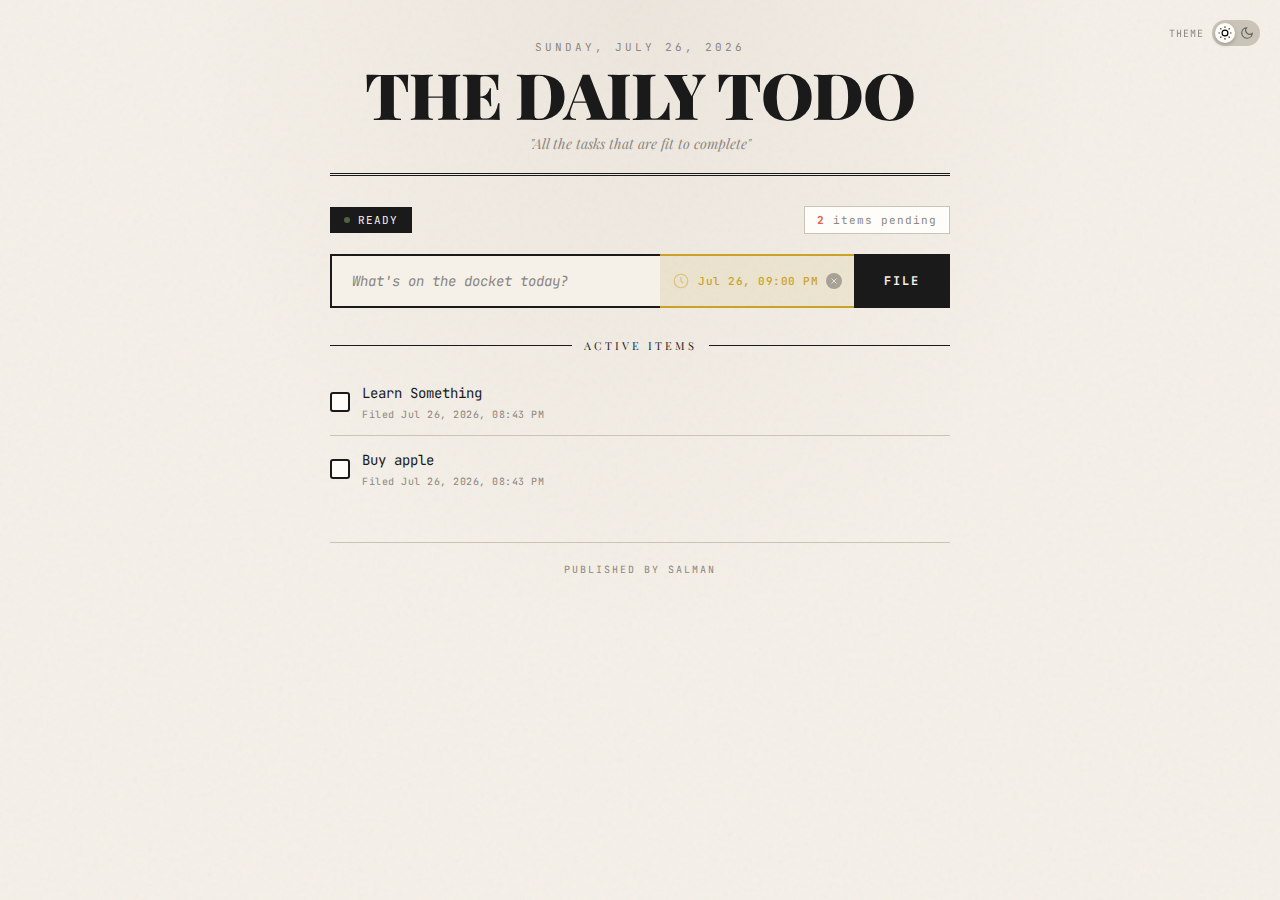
<file: my-projects/daily-todo/index.html>
<!DOCTYPE html>
<html lang="en">
  <head>
    <meta charset="UTF-8" />
    <meta name="viewport" content="width=device-width, initial-scale=1.0" />
    <title>THE DAILY TODO</title>
    <link rel="preconnect" href="https://fonts.googleapis.com" />
    <link rel="preconnect" href="https://fonts.gstatic.com" crossorigin />
    <link
      href="https://fonts.googleapis.com/css2?family=Playfair+Display:ital,wght@0,400;0,700;0,900;1,400&family=JetBrains+Mono:wght@400;500;700&display=swap"
      rel="stylesheet"
    />
    <style>
      :root {
        /* Light theme (default) */
        --ink: #1a1a1a;
        --ink-light: #3a3a3a;
        --paper: #f5f0e8;
        --paper-bright: #fffdf9;
        --paper-dark: #e8e0d0;
        --coral: #e85d4c;
        --coral-dark: #c94a3a;
        --coral-glow: rgba(232, 93, 76, 0.12);
        --sage: #4a6741;
        --sage-light: #5a7a51;
        --muted: #8b8680;
        --rule: #c9c3b8;
        --gold: #c9a227;
        --accent: #8b7355;
      }

      [data-theme="dark"] {
        /* Dark book theme */
        --ink: #e8e4dc;
        --ink-light: #b8b4ac;
        --paper: #1a1915;
        --paper-bright: #252420;
        --paper-dark: #121210;
        --coral: #e85d4c;
        --coral-dark: #c94a3a;
        --coral-glow: rgba(232, 93, 76, 0.15);
        --sage: #6b9960;
        --sage-light: #7fb572;
        --muted: #6b675f;
        --rule: #3a3630;
        --gold: #d4a824;
        --accent: #8b7355;
      }

      /* Theme toggle switch */
      .theme-toggle {
        position: fixed;
        top: 20px;
        right: 20px;
        z-index: 100;
        display: flex;
        align-items: center;
        gap: 8px;
        animation: fadeSlideIn 0.6s ease-out 0.3s backwards;
      }

      .theme-toggle-label {
        font-size: 10px;
        text-transform: uppercase;
        letter-spacing: 1px;
        color: var(--muted);
      }

      .theme-switch {
        position: relative;
        width: 48px;
        height: 26px;
        background: var(--rule);
        border-radius: 13px;
        cursor: pointer;
        transition: all 0.3s cubic-bezier(0.4, 0, 0.2, 1);
        border: none;
        padding: 0;
      }

      .theme-switch::before {
        content: "";
        position: absolute;
        top: 3px;
        left: 3px;
        width: 20px;
        height: 20px;
        background: var(--paper-bright);
        border-radius: 50%;
        transition: all 0.3s cubic-bezier(0.4, 0, 0.2, 1);
        box-shadow: 0 2px 4px rgba(0, 0, 0, 0.2);
      }

      .theme-switch.dark {
        background: var(--gold);
      }

      .theme-switch.dark::before {
        transform: translateX(22px);
      }

      .theme-switch-icon {
        position: absolute;
        top: 50%;
        transform: translateY(-50%);
        width: 14px;
        height: 14px;
        transition: all 0.3s ease;
      }

      .theme-switch-icon.sun {
        left: 6px;
        opacity: 1;
      }

      .theme-switch-icon.moon {
        right: 6px;
        opacity: 0.5;
      }

      .theme-switch.dark .sun {
        opacity: 0.5;
      }

      .theme-switch.dark .moon {
        opacity: 1;
      }

      @keyframes fadeSlideIn {
        from {
          opacity: 0;
          transform: translateY(20px);
        }
        to {
          opacity: 1;
          transform: translateY(0);
        }
      }

      @keyframes fadeSlideOut {
        from {
          opacity: 1;
          transform: translateX(0) scale(1);
        }
        to {
          opacity: 0;
          transform: translateX(30px) scale(0.95);
        }
      }

      @keyframes popIn {
        0% {
          opacity: 0;
          transform: scale(0.8);
        }
        70% {
          transform: scale(1.05);
        }
        100% {
          opacity: 1;
          transform: scale(1);
        }
      }

      @keyframes checkmark {
        0% {
          stroke-dashoffset: 24;
        }
        100% {
          stroke-dashoffset: 0;
        }
      }

      @keyframes pulse {
        0%,
        100% {
          transform: scale(1);
        }
        50% {
          transform: scale(1.05);
        }
      }

      @keyframes shimmer {
        0% {
          background-position: -200% 0;
        }
        100% {
          background-position: 200% 0;
        }
      }

      @keyframes blink {
        50% {
          opacity: 0;
        }
      }

      @keyframes stampIn {
        0% {
          transform: scale(2) rotate(-15deg);
          opacity: 0;
        }
        60% {
          transform: scale(0.9) rotate(3deg);
          opacity: 1;
        }
        100% {
          transform: scale(1) rotate(0deg);
          opacity: 1;
        }
      }

      @keyframes shake {
        0%,
        100% {
          transform: translateX(0);
        }
        20% {
          transform: translateX(-4px);
        }
        40% {
          transform: translateX(4px);
        }
        60% {
          transform: translateX(-4px);
        }
        80% {
          transform: translateX(4px);
        }
      }

      * {
        margin: 0;
        padding: 0;
        box-sizing: border-box;
      }

      body {
        font-family: "JetBrains Mono", monospace;
        background: var(--paper);
        /* Dark leather book texture */
        background-image: radial-gradient(
            ellipse at 50% 0%,
            rgba(139, 115, 85, 0.08) 0%,
            transparent 50%
          ),
          url("data:image/svg+xml,%3Csvg viewBox='0 0 200 200' xmlns='http://www.w3.org/2000/svg'%3E%3Cfilter id='noise'%3E%3CfeTurbulence type='fractalNoise' baseFrequency='0.9' numOctaves='4' stitchTiles='stitch'/%3E%3C/filter%3E%3Crect width='100%' height='100%' filter='url(%23noise)' opacity='0.06'/%3E%3C/svg%3E");
        min-height: 100vh;
        padding: 40px 20px;
        color: var(--ink);
        position: relative;
      }

      /* Middle line removed for cleaner UI */

      .container {
        max-width: 620px;
        margin: 0 auto;
        animation: fadeSlideIn 0.8s ease-out;
      }

      .masthead {
        text-align: center;
        border-bottom: 3px double var(--ink);
        padding-bottom: 20px;
        margin-bottom: 30px;
        animation: fadeSlideIn 0.6s ease-out;
      }

      .date-line {
        font-size: 11px;
        letter-spacing: 3px;
        text-transform: uppercase;
        color: var(--muted);
        margin-bottom: 8px;
      }

      h1 {
        font-family: "Playfair Display", Georgia, serif;
        font-size: clamp(2.5rem, 8vw, 4rem);
        font-weight: 900;
        letter-spacing: -1px;
        line-height: 1;
        margin-bottom: 8px;
        cursor: default;
        transition: letter-spacing 0.3s ease;
      }

      h1:hover {
        letter-spacing: 2px;
      }

      .tagline {
        font-family: "Playfair Display", Georgia, serif;
        font-style: italic;
        font-size: 14px;
        color: var(--muted);
      }

      .toolbar {
        display: flex;
        align-items: center;
        justify-content: space-between;
        margin-bottom: 20px;
        animation: fadeSlideIn 0.7s ease-out 0.1s backwards;
      }

      .status-bar {
        display: inline-flex;
        align-items: center;
        gap: 8px;
        background: var(--ink);
        color: var(--paper);
        padding: 6px 14px;
        font-size: 11px;
        letter-spacing: 1px;
        text-transform: uppercase;
      }

      .status-dot {
        width: 6px;
        height: 6px;
        border-radius: 50%;
        background: var(--coral);
        animation: blink 1s step-end infinite;
      }

      .status-bar.connected .status-dot {
        background: var(--sage);
        animation: none;
      }

      .todo-count {
        font-size: 11px;
        letter-spacing: 1px;
        color: var(--muted);
        padding: 6px 12px;
        border: 1px solid var(--rule);
        background: var(--paper-bright);
      }

      .todo-count strong {
        color: var(--coral);
        font-weight: 700;
      }

      .error {
        background: var(--coral);
        color: var(--paper);
        padding: 12px 16px;
        font-size: 12px;
        margin-bottom: 20px;
        border-left: 4px solid var(--ink);
        animation: stampIn 0.4s ease-out;
        display: flex;
        align-items: center;
        justify-content: space-between;
      }

      .error-close {
        background: none;
        border: none;
        color: var(--paper);
        cursor: pointer;
        font-size: 18px;
        padding: 0 4px;
        opacity: 0.7;
        transition: opacity 0.2s;
      }

      .error-close:hover {
        opacity: 1;
      }

      .add-form {
        display: flex;
        gap: 0;
        margin-bottom: 30px;
        animation: fadeSlideIn 0.8s ease-out 0.2s backwards;
        position: relative;
      }

      #todoInput {
        flex: 1;
        padding: 16px 20px;
        font-family: "JetBrains Mono", monospace;
        font-size: 14px;
        border: 2px solid var(--ink);
        border-right: none;
        background: var(--paper);
        color: var(--ink);
        transition: all 0.2s;
      }

      #todoInput::placeholder {
        color: var(--muted);
        font-style: italic;
      }

      #todoInput:focus {
        outline: none;
        background: var(--paper-bright);
        box-shadow: inset 0 2px 8px rgba(0, 0, 0, 0.04);
      }

      .reminder-wrapper {
        display: flex;
        align-items: center;
        background: var(--paper-bright);
        border: 2px solid var(--rule);
        border-left: none;
        border-right: none;
        padding: 0 12px;
        gap: 8px;
        transition: all 0.3s cubic-bezier(0.4, 0, 0.2, 1);
        position: relative;
        min-width: 50px;
      }

      .reminder-wrapper:focus-within {
        background: var(--paper-bright);
        border-color: var(--gold);
      }

      .reminder-wrapper.has-value {
        background: rgba(201, 162, 39, 0.1);
        border-color: var(--gold);
      }

      .reminder-icon {
        cursor: pointer;
        opacity: 0.5;
        transition: all 0.3s ease;
        user-select: none;
        display: flex;
        align-items: center;
        justify-content: center;
      }

      .reminder-icon svg {
        width: 18px;
        height: 18px;
        stroke: var(--muted);
        fill: none;
        stroke-width: 1.5;
        transition: all 0.3s ease;
      }

      .reminder-wrapper:hover .reminder-icon svg,
      .reminder-wrapper.has-value .reminder-icon svg {
        stroke: var(--gold);
        opacity: 1;
      }

      .reminder-input {
        padding: 16px 0;
        font-family: "JetBrains Mono", monospace;
        font-size: 11px;
        border: none;
        background: transparent;
        color: var(--ink);
        cursor: pointer;
        width: 0;
        opacity: 0;
        position: absolute;
        pointer-events: none;
      }

      .reminder-wrapper.has-value .reminder-input {
        pointer-events: auto;
      }

      .reminder-input:focus {
        outline: none;
      }

      .reminder-input::-webkit-calendar-picker-indicator {
        display: none;
      }

      .reminder-preview {
        font-family: "JetBrains Mono", monospace;
        font-size: 11px;
        font-weight: 500;
        color: var(--gold);
        white-space: nowrap;
        letter-spacing: 0.5px;
      }

      .reminder-clear {
        background: var(--muted);
        color: var(--paper);
        border: none;
        border-radius: 50%;
        width: 16px;
        height: 16px;
        font-size: 10px;
        cursor: pointer;
        display: flex;
        align-items: center;
        justify-content: center;
        transition: all 0.2s cubic-bezier(0.4, 0, 0.2, 1);
        flex-shrink: 0;
        opacity: 0.7;
      }

      .reminder-clear:hover {
        background: var(--coral);
        opacity: 1;
        transform: scale(1.1);
      }

      .reminder-badge {
        display: inline-flex;
        align-items: center;
        gap: 5px;
        background: linear-gradient(135deg, var(--gold), #d4a824);
        color: var(--paper);
        font-size: 10px;
        font-weight: 700;
        letter-spacing: 0.5px;
        padding: 4px 10px;
        border-radius: 12px;
        margin-left: 10px;
        box-shadow: 0 2px 6px rgba(201, 162, 39, 0.3);
        transition: all 0.2s;
      }

      .reminder-badge:hover {
        transform: translateY(-1px);
        box-shadow: 0 3px 8px rgba(201, 162, 39, 0.4);
      }

      .reminder-badge.past {
        background: linear-gradient(135deg, var(--coral), var(--coral-dark));
        box-shadow: 0 2px 6px rgba(232, 93, 76, 0.3);
        text-decoration: line-through;
        opacity: 0.8;
      }

      .reminder-badge.soon {
        background: linear-gradient(135deg, var(--sage), var(--sage-light));
        box-shadow: 0 2px 6px rgba(74, 103, 65, 0.3);
        animation: pulse 1.5s ease-in-out infinite;
      }

      /* Pin button styles */
      .pin-btn {
        background: transparent;
        border: 1px solid transparent;
        cursor: pointer;
        padding: 6px;
        border-radius: 4px;
        transition: all 0.2s cubic-bezier(0.4, 0, 0.2, 1);
        display: flex;
        align-items: center;
        justify-content: center;
      }

      .pin-btn:hover {
        background: rgba(201, 162, 39, 0.1);
        border-color: var(--gold);
      }

      .pin-btn svg {
        width: 16px;
        height: 16px;
        stroke: var(--muted);
        fill: none;
        stroke-width: 2;
        transition: all 0.2s cubic-bezier(0.4, 0, 0.2, 1);
        transform: rotate(45deg);
      }

      .pin-btn:hover svg {
        stroke: var(--gold);
      }

      .pin-btn.pinned svg {
        stroke: var(--gold);
        fill: var(--gold);
      }

      .todo-item.pinned {
        background: rgba(201, 162, 39, 0.06);
        border-left: 3px solid var(--gold);
        padding-left: 12px;
        margin-left: -15px;
        border-radius: 0 4px 4px 0;
      }

      /* Improved delete button */
      .delete-btn {
        background: transparent;
        border: 1px solid transparent;
        border-radius: 4px;
        cursor: pointer;
        padding: 6px;
        transition: all 0.2s cubic-bezier(0.4, 0, 0.2, 1);
        display: flex;
        align-items: center;
        justify-content: center;
      }

      .delete-btn:hover {
        background: rgba(232, 93, 76, 0.1);
        border-color: var(--coral);
      }

      .delete-btn svg {
        width: 16px;
        height: 16px;
        stroke: var(--muted);
        fill: none;
        stroke-width: 2;
        transition: all 0.2s cubic-bezier(0.4, 0, 0.2, 1);
      }

      .delete-btn:hover svg {
        stroke: var(--coral);
      }

      .add-btn {
        padding: 16px 28px;
        font-family: "JetBrains Mono", monospace;
        font-size: 12px;
        font-weight: 700;
        letter-spacing: 2px;
        text-transform: uppercase;
        background: var(--ink);
        color: var(--paper);
        border: 2px solid var(--ink);
        cursor: pointer;
        transition: all 0.2s cubic-bezier(0.4, 0, 0.2, 1);
        position: relative;
        overflow: hidden;
        display: flex;
        align-items: center;
        justify-content: center;
      }

      .add-btn::before {
        content: "";
        position: absolute;
        inset: 0;
        background: var(--gold);
        transform: scaleX(0);
        transform-origin: left;
        transition: transform 0.3s cubic-bezier(0.4, 0, 0.2, 1);
      }

      .add-btn span {
        position: relative;
        z-index: 1;
      }

      .add-btn:hover {
        transform: translateY(-2px);
        box-shadow: 0 4px 12px rgba(0, 0, 0, 0.15);
      }

      .add-btn:hover::before {
        transform: scaleX(1);
      }

      .add-btn:active {
        transform: translateY(0);
      }

      .add-btn.loading {
        pointer-events: none;
      }

      .add-btn.loading span {
        opacity: 0.5;
      }

      .keyboard-hint {
        position: absolute;
        right: -60px;
        top: 50%;
        transform: translateY(-50%);
        font-size: 10px;
        color: var(--muted);
        opacity: 0;
        transition: opacity 0.2s;
        white-space: nowrap;
      }

      .add-form:focus-within .keyboard-hint {
        opacity: 1;
      }

      .section-header {
        display: flex;
        align-items: center;
        gap: 12px;
        margin-bottom: 16px;
        animation: fadeSlideIn 0.8s ease-out 0.3s backwards;
      }

      .section-header::before,
      .section-header::after {
        content: "";
        flex: 1;
        height: 1px;
        background: var(--ink);
      }

      .section-title {
        font-family: "Playfair Display", Georgia, serif;
        font-size: 11px;
        letter-spacing: 3px;
        text-transform: uppercase;
      }

      .todo-list {
        background: transparent;
        animation: fadeSlideIn 0.8s ease-out 0.4s backwards;
        min-height: 100px;
      }

      .todo-item {
        display: flex;
        align-items: center;
        padding: 14px 0;
        transition: all 0.25s ease;
        animation: fadeSlideIn 0.4s ease-out backwards;
        position: relative;
        gap: 12px;
      }

      .todo-item:not(:last-child) {
        border-bottom: 1px solid var(--rule);
      }

      .todo-item.removing {
        animation: fadeSlideOut 0.3s ease forwards;
      }

      .todo-item.completed {
        opacity: 0.5;
      }

      .todo-item.completed .todo-text {
        text-decoration: line-through;
        color: var(--muted);
      }

      .todo-checkbox {
        width: 20px;
        height: 20px;
        border: 2px solid var(--ink);
        border-radius: 3px;
        cursor: pointer;
        display: flex;
        align-items: center;
        justify-content: center;
        transition: all 0.2s;
        flex-shrink: 0;
        background: var(--paper-bright);
      }

      .todo-checkbox:hover {
        border-color: var(--sage);
        background: rgba(74, 103, 65, 0.1);
      }

      .todo-checkbox.checked {
        background: var(--sage);
        border-color: var(--sage);
      }

      .todo-checkbox svg {
        width: 12px;
        height: 12px;
        stroke: var(--paper);
        stroke-width: 3;
        fill: none;
        opacity: 0;
        transition: opacity 0.2s;
      }

      .todo-checkbox.checked svg {
        opacity: 1;
      }

      .todo-checkbox.checked svg path {
        stroke-dasharray: 24;
        animation: checkmark 0.3s ease forwards;
      }

      .todo-content {
        flex: 1;
        display: flex;
        flex-direction: column;
        gap: 4px;
        min-width: 0;
      }

      .todo-text {
        font-size: 14px;
        line-height: 1.5;
        color: var(--ink);
        word-break: break-word;
        transition: all 0.2s;
      }

      .todo-meta {
        font-size: 10px;
        color: var(--muted);
        letter-spacing: 0.5px;
      }

      .todo-actions {
        display: flex;
        gap: 4px;
        opacity: 0;
        transition: opacity 0.2s;
      }

      .todo-item:hover .todo-actions {
        opacity: 1;
      }

      .empty-state {
        text-align: center;
        padding: 60px 20px;
        color: var(--muted);
        font-style: italic;
        position: relative;
        animation: fadeSlideIn 0.5s ease-out;
      }

      .empty-state-icon {
        font-size: 48px;
        margin-bottom: 16px;
        opacity: 0.3;
        display: block;
      }

      .empty-state-text {
        margin-bottom: 8px;
      }

      .empty-state-hint {
        font-size: 11px;
        color: var(--rule);
        font-style: normal;
      }

      .loading {
        text-align: center;
        padding: 40px;
        color: var(--muted);
        font-size: 12px;
        letter-spacing: 2px;
        text-transform: uppercase;
      }

      .loading-spinner {
        display: inline-block;
        width: 16px;
        height: 16px;
        border: 2px solid var(--rule);
        border-top-color: var(--ink);
        border-radius: 50%;
        animation: spin 0.8s linear infinite;
        margin-right: 10px;
        vertical-align: middle;
      }

      @keyframes spin {
        to {
          transform: rotate(360deg);
        }
      }

      .footer {
        text-align: center;
        margin-top: 40px;
        padding-top: 20px;
        border-top: 1px solid var(--rule);
        animation: fadeSlideIn 1s ease-out 0.5s backwards;
      }

      .footer-text {
        font-size: 10px;
        letter-spacing: 2px;
        text-transform: uppercase;
        color: var(--muted);
      }

      .edition-badge {
        display: inline-block;
        background: var(--coral);
        color: var(--paper);
        font-size: 9px;
        font-weight: 700;
        letter-spacing: 1px;
        padding: 4px 10px;
        margin-top: 12px;
        transition: transform 0.2s, background 0.2s;
        cursor: default;
      }

      .edition-badge:hover {
        transform: scale(1.05);
        background: var(--coral-dark);
      }

      /* Toast notifications */
      .toast-container {
        position: fixed;
        bottom: 30px;
        right: 30px;
        z-index: 1000;
        display: flex;
        flex-direction: column;
        gap: 10px;
      }

      .toast {
        background: var(--ink);
        color: var(--paper);
        padding: 12px 20px;
        font-size: 12px;
        letter-spacing: 0.5px;
        border-left: 3px solid var(--sage);
        animation: popIn 0.3s ease-out;
        display: flex;
        align-items: center;
        gap: 10px;
        box-shadow: 0 4px 20px rgba(0, 0, 0, 0.2);
      }

      .toast.error {
        border-left-color: var(--coral);
      }

      .toast.removing {
        animation: fadeSlideOut 0.3s ease forwards;
      }

      /* Stagger animations for todo items */
      .todo-item:nth-child(1) {
        animation-delay: 0.05s;
      }
      .todo-item:nth-child(2) {
        animation-delay: 0.1s;
      }
      .todo-item:nth-child(3) {
        animation-delay: 0.15s;
      }
      .todo-item:nth-child(4) {
        animation-delay: 0.2s;
      }
      .todo-item:nth-child(5) {
        animation-delay: 0.25s;
      }
      .todo-item:nth-child(6) {
        animation-delay: 0.3s;
      }
      .todo-item:nth-child(7) {
        animation-delay: 0.35s;
      }
      .todo-item:nth-child(8) {
        animation-delay: 0.4s;
      }

      /* Focus visible for accessibility */
      button:focus-visible,
      input:focus-visible {
        outline: 2px solid var(--coral);
        outline-offset: 2px;
      }

      /* Responsive adjustments */
      @media (max-width: 640px) {
        .keyboard-hint {
          display: none;
        }
        .todo-actions {
          opacity: 1;
        }
        .toolbar {
          flex-direction: column;
          gap: 10px;
          align-items: flex-start;
        }
      }
    </style>
  </head>
  <body>
    <!-- Theme Toggle -->
    <div class="theme-toggle">
      <span class="theme-toggle-label">Theme</span>
      <button
        class="theme-switch"
        id="themeSwitch"
        onclick="toggleTheme()"
        aria-label="Toggle theme"
      >
        <svg
          class="theme-switch-icon sun"
          viewBox="0 0 24 24"
          fill="none"
          stroke="currentColor"
          stroke-width="2"
        >
          <circle cx="12" cy="12" r="5" />
          <path
            d="M12 1v2M12 21v2M4.22 4.22l1.42 1.42M18.36 18.36l1.42 1.42M1 12h2M21 12h2M4.22 19.78l1.42-1.42M18.36 5.64l1.42-1.42"
          />
        </svg>
        <svg
          class="theme-switch-icon moon"
          viewBox="0 0 24 24"
          fill="none"
          stroke="currentColor"
          stroke-width="2"
        >
          <path d="M21 12.79A9 9 0 1111.21 3 7 7 0 0021 12.79z" />
        </svg>
      </button>
    </div>

    <div class="container">
      <header class="masthead">
        <div class="date-line" id="dateDisplay"></div>
        <h1>THE DAILY TODO</h1>
        <p class="tagline">"All the tasks that are fit to complete"</p>
      </header>

      <div class="toolbar">
        <div class="status-bar" id="statusBar">
          <span class="status-dot"></span>
          <span>Connecting...</span>
        </div>
        <div class="todo-count" id="todoCount">
          <strong>0</strong> items pending
        </div>
      </div>

      <div id="errorMessage" class="error" style="display: none">
        <span id="errorText"></span>
        <button class="error-close" onclick="hideError()">×</button>
      </div>

      <form class="add-form" id="addForm" onsubmit="addTodo(event)">
        <input
          type="text"
          id="todoInput"
          placeholder="What's on the docket today?"
          autocomplete="off"
          maxlength="200"
        />
        <div class="reminder-wrapper" id="reminderWrapper">
          <span
            class="reminder-icon"
            onclick="document.getElementById('reminderInput').showPicker()"
            ><svg viewBox="0 0 24 24">
              <circle cx="12" cy="12" r="9" />
              <path d="M12 7v5l3 3" /></svg
          ></span>
          <input
            type="datetime-local"
            id="reminderInput"
            class="reminder-input"
            title="Set reminder time (optional)"
            onchange="updateReminderPreview()"
          />
          <span class="reminder-preview" id="reminderPreview"></span>
          <button
            type="button"
            class="reminder-clear"
            id="reminderClear"
            onclick="clearReminder()"
            style="display: none"
          >
            <svg viewBox="0 0 24 24" width="10" height="10">
              <path
                d="M18 6L6 18M6 6l12 12"
                stroke="currentColor"
                stroke-width="2"
                fill="none"
              />
            </svg>
          </button>
        </div>
        <button type="submit" class="add-btn" id="addBtn">
          <span>File</span>
        </button>
        <span class="keyboard-hint">⏎ Enter</span>
      </form>

      <div class="section-header">
        <span class="section-title">Active Items</span>
      </div>

      <div class="todo-list" id="todoList">
        <div class="loading">
          <span class="loading-spinner"></span>Fetching the latest...
        </div>
      </div>

      <footer class="footer">
        <p class="footer-text">Published by Salman</p>
      </footer>
    </div>

    <div class="toast-container" id="toastContainer"></div>

    <script>
      // Theme toggle
      function initTheme() {
        const savedTheme = localStorage.getItem("theme") || "light";
        document.documentElement.setAttribute("data-theme", savedTheme);
        const themeSwitch = document.getElementById("themeSwitch");
        if (savedTheme === "dark") {
          themeSwitch.classList.add("dark");
        }
      }

      function toggleTheme() {
        const html = document.documentElement;
        const themeSwitch = document.getElementById("themeSwitch");
        const currentTheme = html.getAttribute("data-theme");
        const newTheme = currentTheme === "dark" ? "light" : "dark";

        html.setAttribute("data-theme", newTheme);
        localStorage.setItem("theme", newTheme);

        if (newTheme === "dark") {
          themeSwitch.classList.add("dark");
        } else {
          themeSwitch.classList.remove("dark");
        }
      }

      // Initialize theme immediately
      initTheme();

      // LocalStorage-based storage (no backend needed)
      const STORAGE_KEY = "dailyTodo_todos";

      // Load todos from localStorage
      let todos = JSON.parse(localStorage.getItem(STORAGE_KEY) || "[]");

      // Initialize with default todos if empty
      if (todos.length === 0) {
        todos = [
          {
            id: 1,
            text: "Learn Something",
            completed: false,
            createdAt: new Date().toISOString(),
            reminderTime: null,
          },
          {
            id: 2,
            text: "Buy apple",
            completed: false,
            createdAt: new Date().toISOString(),
            reminderTime: null,
          },
        ];
        localStorage.setItem(STORAGE_KEY, JSON.stringify(todos));
      }

      let nextId = Math.max(...todos.map((t) => t.id), 0) + 1;

      // Save todos to localStorage
      function saveTodos() {
        localStorage.setItem(STORAGE_KEY, JSON.stringify(todos));
      }

      let completedTodos = new Set(
        JSON.parse(localStorage.getItem("completedTodos") || "[]")
      );
      let pinnedTodos = new Set(
        JSON.parse(localStorage.getItem("pinnedTodos") || "[]")
      );

      // Reminder input preview functions
      function updateReminderPreview() {
        const input = document.getElementById("reminderInput");
        const preview = document.getElementById("reminderPreview");
        const clearBtn = document.getElementById("reminderClear");
        const wrapper = document.getElementById("reminderWrapper");

        if (input.value) {
          const date = new Date(input.value);
          const options = {
            month: "short",
            day: "numeric",
            hour: "2-digit",
            minute: "2-digit",
          };
          preview.textContent = date.toLocaleDateString("en-US", options);
          clearBtn.style.display = "flex";
          wrapper.classList.add("has-value");
        } else {
          preview.textContent = "";
          clearBtn.style.display = "none";
          wrapper.classList.remove("has-value");
        }
      }

      // Set default reminder time (1 hour from now)
      function setDefaultReminderTime() {
        const input = document.getElementById("reminderInput");
        const now = new Date();
        now.setHours(now.getHours() + 1);
        now.setMinutes(0, 0, 0); // Round to the hour

        // Format for datetime-local input (YYYY-MM-DDTHH:MM)
        const year = now.getFullYear();
        const month = String(now.getMonth() + 1).padStart(2, "0");
        const day = String(now.getDate()).padStart(2, "0");
        const hours = String(now.getHours()).padStart(2, "0");
        const minutes = String(now.getMinutes()).padStart(2, "0");

        input.value = `${year}-${month}-${day}T${hours}:${minutes}`;
        input.min = new Date().toISOString().slice(0, 16); // Prevent past dates
        updateReminderPreview();
      }

      function clearReminder() {
        const input = document.getElementById("reminderInput");
        input.value = "";
        updateReminderPreview();
      }

      // Set the date display
      function setDateDisplay() {
        const now = new Date();
        const options = {
          weekday: "long",
          year: "numeric",
          month: "long",
          day: "numeric",
        };
        document.getElementById("dateDisplay").textContent = now
          .toLocaleDateString("en-US", options)
          .toUpperCase();
      }
      setDateDisplay();

      // Toast notification system
      function showToast(message, isError = false) {
        const container = document.getElementById("toastContainer");
        const toast = document.createElement("div");
        toast.className = `toast${isError ? " error" : ""}`;
        toast.innerHTML = `<span>${message}</span>`;
        container.appendChild(toast);

        setTimeout(() => {
          toast.classList.add("removing");
          setTimeout(() => toast.remove(), 300);
        }, 3000);
      }

      // Update todo count
      function updateTodoCount() {
        const activeCount = todos.filter(
          (t) => !completedTodos.has(t.id)
        ).length;
        document.getElementById(
          "todoCount"
        ).innerHTML = `<strong>${activeCount}</strong> item${
          activeCount !== 1 ? "s" : ""
        } pending`;
      }

      // Fetch and display all todos (from localStorage)
      async function fetchTodos() {
        try {
          // Load from localStorage
          todos = JSON.parse(localStorage.getItem(STORAGE_KEY) || "[]");

          // Sort by createdAt descending (latest first)
          todos.sort((a, b) => new Date(b.createdAt) - new Date(a.createdAt));

          renderTodos(todos);
          updateStatus("Ready", true);
          updateTodoCount();
          hideError();
        } catch (error) {
          console.error("Error loading todos:", error);
          updateStatus("Error", false);
          showError("Could not load tasks from storage.");
          document.getElementById("todoList").innerHTML =
            '<div class="empty-state"><span class="empty-state-icon">⚡</span><span class="empty-state-text">Storage error</span></div>';
        }
      }

      // Format date for display
      function formatDate(dateString) {
        if (!dateString) return "Date unknown";
        const date = new Date(dateString);
        const options = {
          month: "short",
          day: "numeric",
          year: "numeric",
          hour: "2-digit",
          minute: "2-digit",
        };
        return date.toLocaleDateString("en-US", options);
      }

      // Format reminder time for display
      function formatReminderTime(dateString) {
        if (!dateString) return null;
        const date = new Date(dateString);
        const options = {
          month: "short",
          day: "numeric",
          hour: "2-digit",
          minute: "2-digit",
        };
        return date.toLocaleDateString("en-US", options);
      }

      // Get reminder badge class based on time
      function getReminderBadgeClass(reminderTime) {
        if (!reminderTime) return "";
        const now = new Date();
        const reminder = new Date(reminderTime);
        const diffMs = reminder - now;
        const diffMins = diffMs / (1000 * 60);

        if (diffMs < 0) return "past";
        if (diffMins <= 30) return "soon";
        return "";
      }

      // Render todos to the DOM
      function renderTodos(todosToRender) {
        const todoList = document.getElementById("todoList");

        if (todosToRender.length === 0) {
          todoList.innerHTML = `
            <div class="empty-state">
              <svg class="empty-state-icon" viewBox="0 0 24 24" width="48" height="48" stroke="currentColor" fill="none" stroke-width="1">
                <rect x="3" y="3" width="18" height="18" rx="2"/>
                <path d="M9 12l2 2 4-4"/>
              </svg>
              <span class="empty-state-text">No items on today's agenda</span>
              <span class="empty-state-hint">Type above and press Enter to add one</span>
            </div>`;
          return;
        }

        // Sort: pinned first, then by date
        const sortedTodos = [...todosToRender].sort((a, b) => {
          const aPinned = pinnedTodos.has(a.id);
          const bPinned = pinnedTodos.has(b.id);
          if (aPinned && !bPinned) return -1;
          if (!aPinned && bPinned) return 1;
          return 0;
        });

        todoList.innerHTML = sortedTodos
          .map((todo, index) => {
            const isCompleted = completedTodos.has(todo.id);
            const isPinned = pinnedTodos.has(todo.id);
            const reminderBadge = todo.reminderTime
              ? `<span class="reminder-badge ${getReminderBadgeClass(
                  todo.reminderTime
                )}">${formatReminderTime(todo.reminderTime)}</span>`
              : "";
            return `
              <div class="todo-item${isCompleted ? " completed" : ""}${
              isPinned ? " pinned" : ""
            }" data-id="${todo.id}" data-reminder="${
              todo.reminderTime || ""
            }" style="animation-delay: ${0.05 + index * 0.05}s">
                <div class="todo-checkbox${
                  isCompleted ? " checked" : ""
                }" onclick="toggleComplete(${
              todo.id
            })" role="checkbox" aria-checked="${isCompleted}" tabindex="0">
                  <svg viewBox="0 0 24 24">
                    <path d="M5 12l5 5L19 7"/>
                  </svg>
                </div>
                <div class="todo-content">
                  <span class="todo-text">${escapeHtml(
                    todo.text
                  )}${reminderBadge}</span>
                  <span class="todo-meta">Filed ${formatDate(
                    todo.createdAt
                  )}</span>
                </div>
                <div class="todo-actions">
                  <button class="pin-btn${
                    isPinned ? " pinned" : ""
                  }" onclick="togglePin(${todo.id})" aria-label="${
              isPinned ? "Unpin" : "Pin"
            } task">
                    <svg viewBox="0 0 24 24"><path d="M16 4V9c0 1-1 2-3 3l-1 1v4l-4-4H4l4-4c1-2 2-3 3-3h5z M15 15l4 4" stroke-linecap="round" stroke-linejoin="round"/></svg>
                  </button>
                  <button class="delete-btn" onclick="deleteTodo(${
                    todo.id
                  })" aria-label="Delete task">
                    <svg viewBox="0 0 24 24"><path d="M3 6h18M8 6V4a2 2 0 012-2h4a2 2 0 012 2v2M19 6v14a2 2 0 01-2 2H7a2 2 0 01-2-2V6" stroke-linecap="round"/></svg>
                  </button>
                </div>
              </div>
            `;
          })
          .join("");
      }

      // Toggle pin (local only)
      function togglePin(id) {
        if (pinnedTodos.has(id)) {
          pinnedTodos.delete(id);
          showToast("Task unpinned");
        } else {
          pinnedTodos.add(id);
          showToast("Task pinned");
        }
        localStorage.setItem("pinnedTodos", JSON.stringify([...pinnedTodos]));
        renderTodos(todos);
      }

      // Toggle todo completion (local only)
      function toggleComplete(id) {
        if (completedTodos.has(id)) {
          completedTodos.delete(id);
        } else {
          completedTodos.add(id);
          showToast("Task completed! ✓");
        }
        localStorage.setItem(
          "completedTodos",
          JSON.stringify([...completedTodos])
        );
        renderTodos(todos);
        updateTodoCount();
      }

      // Add a new todo
      async function addTodo(event) {
        event.preventDefault();

        const input = document.getElementById("todoInput");
        const reminderInput = document.getElementById("reminderInput");
        const btn = document.getElementById("addBtn");
        const text = input.value.trim();
        const reminderTime = reminderInput.value
          ? new Date(reminderInput.value).toISOString()
          : null;

        if (!text) {
          input.style.animation = "shake 0.4s ease";
          setTimeout(() => (input.style.animation = ""), 400);
          return;
        }

        btn.classList.add("loading");

        try {
          // Create new todo and save to localStorage
          const newTodo = {
            id: nextId++,
            text: text,
            completed: false,
            createdAt: new Date().toISOString(),
            reminderTime: reminderTime,
          };

          todos.push(newTodo);
          saveTodos();

          input.value = "";
          reminderInput.value = "";
          clearReminder();
          showToast(
            reminderTime
              ? "Task filed with reminder ⏰"
              : "Task filed successfully"
          );
          fetchTodos();
        } catch (error) {
          console.error("Error adding todo:", error);
          showToast("Couldn't add task. Try again.", true);
        } finally {
          btn.classList.remove("loading");
        }
      }

      // Delete a todo with animation
      async function deleteTodo(id) {
        const item = document.querySelector(`[data-id="${id}"]`);
        if (item) {
          item.classList.add("removing");
          await new Promise((r) => setTimeout(r, 300));
        }

        try {
          // Remove from localStorage
          todos = todos.filter((todo) => todo.id !== id);
          saveTodos();

          completedTodos.delete(id);
          localStorage.setItem(
            "completedTodos",
            JSON.stringify([...completedTodos])
          );
          showToast("Task removed");
          fetchTodos();
        } catch (error) {
          console.error("Error deleting todo:", error);
          showToast("Couldn't remove task. Try again.", true);
          if (item) item.classList.remove("removing");
        }
      }

      // Helper functions
      function escapeHtml(text) {
        const div = document.createElement("div");
        div.textContent = text;
        return div.innerHTML;
      }

      function updateStatus(message, connected) {
        const statusBar = document.getElementById("statusBar");
        statusBar.innerHTML = `<span class="status-dot"></span><span>${message}</span>`;
        if (connected) {
          statusBar.classList.add("connected");
        } else {
          statusBar.classList.remove("connected");
        }
      }

      function showError(message) {
        const errorEl = document.getElementById("errorMessage");
        document.getElementById("errorText").textContent = message;
        errorEl.style.display = "flex";
      }

      function hideError() {
        document.getElementById("errorMessage").style.display = "none";
      }

      // Keyboard shortcuts
      document.addEventListener("keydown", (e) => {
        // Focus input with '/' key
        if (
          e.key === "/" &&
          document.activeElement !== document.getElementById("todoInput")
        ) {
          e.preventDefault();
          document.getElementById("todoInput").focus();
        }
        // Allow Enter on checkbox
        if (e.key === "Enter" && e.target.classList.contains("todo-checkbox")) {
          e.target.click();
        }
      });

      // Reminder notification system
      let notifiedReminders = new Set(
        JSON.parse(localStorage.getItem("notifiedReminders") || "[]")
      );

      // Request notification permission
      function requestNotificationPermission() {
        if ("Notification" in window && Notification.permission === "default") {
          Notification.requestPermission();
        }
      }

      // Check for due reminders
      function checkReminders() {
        const now = new Date();
        todos.forEach((todo) => {
          if (
            todo.reminderTime &&
            !completedTodos.has(todo.id) &&
            !notifiedReminders.has(todo.id)
          ) {
            const reminderDate = new Date(todo.reminderTime);
            const diffMs = reminderDate - now;

            // Notify if reminder is due (within 1 minute window)
            if (diffMs <= 60000 && diffMs > -60000) {
              showReminderNotification(todo);
              notifiedReminders.add(todo.id);
              localStorage.setItem(
                "notifiedReminders",
                JSON.stringify([...notifiedReminders])
              );
            }
          }
        });
        // Re-render to update badge styles
        renderTodos(todos);
      }

      // Show reminder notification
      function showReminderNotification(todo) {
        // Show toast
        showToast(`⏰ Reminder: ${todo.text}`);

        // Show browser notification if permitted
        if ("Notification" in window && Notification.permission === "granted") {
          new Notification("TODO Reminder", {
            body: todo.text,
            icon: "📋",
            tag: `reminder-${todo.id}`,
          });
        }
      }

      // Check reminders every 30 seconds
      setInterval(checkReminders, 30000);

      // Initial load
      setDefaultReminderTime();
      requestNotificationPermission();
      fetchTodos();
    </script>
  </body>
</html>
</file>
